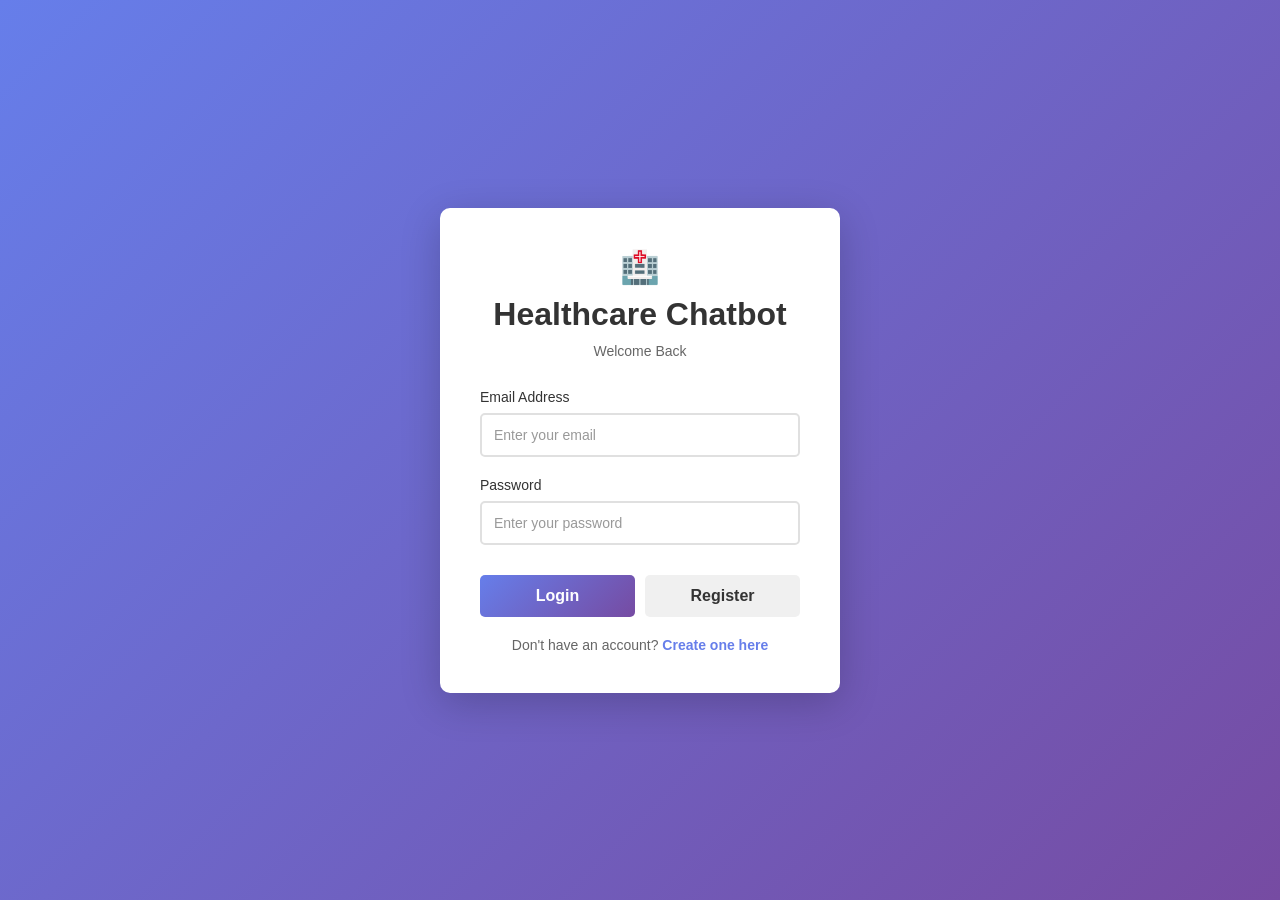
<file: templates/login.html>
<!DOCTYPE html>
<html lang="en">
<head>
    <meta charset="UTF-8">
    <meta name="viewport" content="width=device-width, initial-scale=1.0">
    <title>Healthcare Chatbot - Login</title>
    <style>
        * {
            margin: 0;
            padding: 0;
            box-sizing: border-box;
        }

        body {
            font-family: 'Segoe UI', Tahoma, Geneva, Verdana, sans-serif;
            background: linear-gradient(135deg, #667eea 0%, #764ba2 100%);
            min-height: 100vh;
            display: flex;
            justify-content: center;
            align-items: center;
            padding: 20px;
        }

        .container {
            background: white;
            border-radius: 10px;
            box-shadow: 0 10px 40px rgba(0, 0, 0, 0.2);
            width: 100%;
            max-width: 400px;
            padding: 40px;
        }

        .header {
            text-align: center;
            margin-bottom: 30px;
        }

        .header h1 {
            color: #333;
            font-size: 32px;
            margin-bottom: 10px;
        }

        .header p {
            color: #666;
            font-size: 14px;
        }

        .form-group {
            margin-bottom: 20px;
        }

        label {
            display: block;
            margin-bottom: 8px;
            color: #333;
            font-weight: 500;
            font-size: 14px;
        }

        input[type="email"],
        input[type="password"] {
            width: 100%;
            padding: 12px;
            border: 2px solid #e0e0e0;
            border-radius: 5px;
            font-size: 14px;
            transition: border-color 0.3s;
            font-family: 'Segoe UI', Tahoma, Geneva, Verdana, sans-serif;
        }

        input[type="email"]:focus,
        input[type="password"]:focus {
            outline: none;
            border-color: #667eea;
            background-color: #f8f9ff;
        }

        .form-group input::placeholder {
            color: #999;
        }

        .button-group {
            display: flex;
            gap: 10px;
            margin-top: 30px;
        }

        button {
            flex: 1;
            padding: 12px;
            border: none;
            border-radius: 5px;
            font-size: 16px;
            font-weight: 600;
            cursor: pointer;
            transition: all 0.3s ease;
        }

        .btn-login {
            background: linear-gradient(135deg, #667eea 0%, #764ba2 100%);
            color: white;
        }

        .btn-login:hover {
            transform: translateY(-2px);
            box-shadow: 0 5px 20px rgba(102, 126, 234, 0.4);
        }

        .btn-register {
            background: #f0f0f0;
            color: #333;
        }

        .btn-register:hover {
            background: #e0e0e0;
            transform: translateY(-2px);
        }

        .error-message {
            display: none;
            background: #f8d7da;
            color: #721c24;
            padding: 12px;
            border-radius: 5px;
            margin-bottom: 20px;
            border: 1px solid #f5c6cb;
            font-size: 14px;
        }

        .success-message {
            display: none;
            background: #d4edda;
            color: #155724;
            padding: 12px;
            border-radius: 5px;
            margin-bottom: 20px;
            border: 1px solid #c3e6cb;
            font-size: 14px;
        }

        .loading {
            display: none;
            text-align: center;
            color: #667eea;
            font-size: 14px;
        }

        .spinner {
            border: 3px solid #f3f3f3;
            border-top: 3px solid #667eea;
            border-radius: 50%;
            width: 20px;
            height: 20px;
            animation: spin 1s linear infinite;
            margin: 10px auto;
        }

        @keyframes spin {
            0% { transform: rotate(0deg); }
            100% { transform: rotate(360deg); }
        }

        .divider {
            text-align: center;
            margin: 20px 0;
            color: #999;
            font-size: 14px;
        }

        .divider::before,
        .divider::after {
            content: '';
            display: inline-block;
            width: 45%;
            height: 1px;
            background: #e0e0e0;
            vertical-align: middle;
        }

        .divider::before {
            margin-right: 10px;
        }

        .divider::after {
            margin-left: 10px;
        }

        .register-link {
            text-align: center;
            margin-top: 20px;
            font-size: 14px;
            color: #666;
        }

        .register-link a {
            color: #667eea;
            text-decoration: none;
            font-weight: 600;
        }

        .register-link a:hover {
            text-decoration: underline;
        }
    </style>
</head>
<body>
    <div class="container">
        <div class="header">
            <h1>🏥</h1>
            <h1>Healthcare Chatbot</h1>
            <p>Welcome Back</p>
        </div>

        <div id="errorMessage" class="error-message"></div>
        <div id="successMessage" class="success-message"></div>

        <form id="loginForm" onsubmit="handleLogin(event)">
            <div class="form-group">
                <label for="email">Email Address</label>
                <input 
                    type="email" 
                    id="email" 
                    placeholder="Enter your email"
                    required
                >
            </div>

            <div class="form-group">
                <label for="password">Password</label>
                <input 
                    type="password" 
                    id="password" 
                    placeholder="Enter your password"
                    required
                >
            </div>

            <div class="loading" id="loading">
                <div class="spinner"></div>
                <p>Logging in...</p>
            </div>

            <div class="button-group">
                <button type="submit" class="btn-login">Login</button>
                <button type="button" class="btn-register" onclick="goToRegister()">Register</button>
            </div>
        </form>

        <div class="register-link">
            Don't have an account? <a href="/register">Create one here</a>
        </div>
    </div>

    <script>
        function handleLogin(event) {
            event.preventDefault();
            const email = document.getElementById('email').value.trim();
            const password = document.getElementById('password').value.trim();
            const errorMsg = document.getElementById('errorMessage');
            const successMsg = document.getElementById('successMessage');
            const loading = document.getElementById('loading');
            const loginForm = document.getElementById('loginForm');

            // Clear messages
            errorMsg.style.display = 'none';
            successMsg.style.display = 'none';
            errorMsg.textContent = '';
            successMsg.textContent = '';

            // Validation
            if (!email || !password) {
                errorMsg.textContent = 'Please enter both email and password';
                errorMsg.style.display = 'block';
                return;
            }

            // Show loading
            loading.style.display = 'block';
            loginForm.style.display = 'none';

            // Send login request
            fetch('/login', {
                method: 'POST',
                headers: {
                    'Content-Type': 'application/json'
                },
                body: JSON.stringify({
                    email: email,
                    password: password
                })
            })
            .then(response => response.json())
            .then(data => {
                if (data.success) {
                    successMsg.textContent = data.message;
                    successMsg.style.display = 'block';
                    setTimeout(() => {
                        window.location.href = data.redirect;
                    }, 1500);
                } else {
                    errorMsg.textContent = data.message || 'Login failed';
                    errorMsg.style.display = 'block';
                    loading.style.display = 'none';
                    loginForm.style.display = 'block';
                }
            })
            .catch(error => {
                errorMsg.textContent = 'An error occurred. Please try again.';
                errorMsg.style.display = 'block';
                loading.style.display = 'none';
                loginForm.style.display = 'block';
            });
        }

        function goToRegister() {
            window.location.href = '/register';
        }

        // Allow Enter key to submit
        document.getElementById('password').addEventListener('keydown', function(event) {
            if (event.key === 'Enter') {
                handleLogin(event);
            }
        });
    </script>
</body>
</html>
</file>
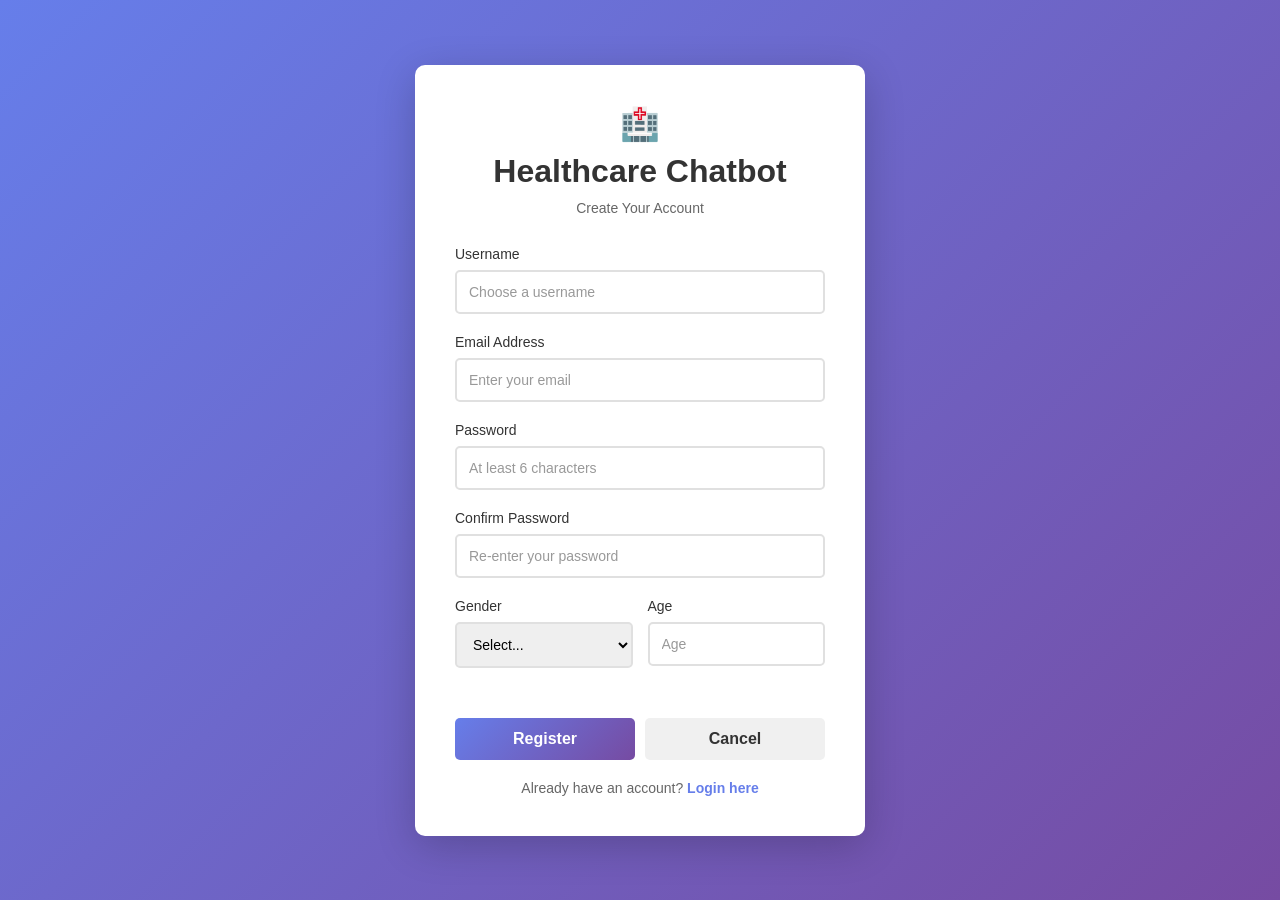
<file: templates/register.html>
<!DOCTYPE html>
<html lang="en">
<head>
    <meta charset="UTF-8">
    <meta name="viewport" content="width=device-width, initial-scale=1.0">
    <title>Healthcare Chatbot - Register</title>
    <style>
        * {
            margin: 0;
            padding: 0;
            box-sizing: border-box;
        }

        body {
            font-family: 'Segoe UI', Tahoma, Geneva, Verdana, sans-serif;
            background: linear-gradient(135deg, #667eea 0%, #764ba2 100%);
            min-height: 100vh;
            display: flex;
            justify-content: center;
            align-items: center;
            padding: 20px;
        }

        .container {
            background: white;
            border-radius: 10px;
            box-shadow: 0 10px 40px rgba(0, 0, 0, 0.2);
            width: 100%;
            max-width: 450px;
            padding: 40px;
        }

        .header {
            text-align: center;
            margin-bottom: 30px;
        }

        .header h1 {
            color: #333;
            font-size: 32px;
            margin-bottom: 10px;
        }

        .header p {
            color: #666;
            font-size: 14px;
        }

        .form-row {
            display: grid;
            grid-template-columns: 1fr 1fr;
            gap: 15px;
        }

        .form-row.full {
            grid-template-columns: 1fr;
        }

        .form-group {
            margin-bottom: 20px;
        }

        label {
            display: block;
            margin-bottom: 8px;
            color: #333;
            font-weight: 500;
            font-size: 14px;
        }

        input[type="text"],
        input[type="email"],
        input[type="password"],
        input[type="number"],
        select {
            width: 100%;
            padding: 12px;
            border: 2px solid #e0e0e0;
            border-radius: 5px;
            font-size: 14px;
            transition: border-color 0.3s;
            font-family: 'Segoe UI', Tahoma, Geneva, Verdana, sans-serif;
        }

        input[type="text"]:focus,
        input[type="email"]:focus,
        input[type="password"]:focus,
        input[type="number"]:focus,
        select:focus {
            outline: none;
            border-color: #667eea;
            background-color: #f8f9ff;
        }

        input::placeholder {
            color: #999;
        }

        .button-group {
            display: flex;
            gap: 10px;
            margin-top: 30px;
        }

        button {
            flex: 1;
            padding: 12px;
            border: none;
            border-radius: 5px;
            font-size: 16px;
            font-weight: 600;
            cursor: pointer;
            transition: all 0.3s ease;
        }

        .btn-register {
            background: linear-gradient(135deg, #667eea 0%, #764ba2 100%);
            color: white;
        }

        .btn-register:hover {
            transform: translateY(-2px);
            box-shadow: 0 5px 20px rgba(102, 126, 234, 0.4);
        }

        .btn-cancel {
            background: #f0f0f0;
            color: #333;
        }

        .btn-cancel:hover {
            background: #e0e0e0;
            transform: translateY(-2px);
        }

        .error-message {
            display: none;
            background: #f8d7da;
            color: #721c24;
            padding: 12px;
            border-radius: 5px;
            margin-bottom: 20px;
            border: 1px solid #f5c6cb;
            font-size: 14px;
        }

        .success-message {
            display: none;
            background: #d4edda;
            color: #155724;
            padding: 12px;
            border-radius: 5px;
            margin-bottom: 20px;
            border: 1px solid #c3e6cb;
            font-size: 14px;
        }

        .loading {
            display: none;
            text-align: center;
            color: #667eea;
            font-size: 14px;
        }

        .spinner {
            border: 3px solid #f3f3f3;
            border-top: 3px solid #667eea;
            border-radius: 50%;
            width: 20px;
            height: 20px;
            animation: spin 1s linear infinite;
            margin: 10px auto;
        }

        @keyframes spin {
            0% { transform: rotate(0deg); }
            100% { transform: rotate(360deg); }
        }

        .login-link {
            text-align: center;
            margin-top: 20px;
            font-size: 14px;
            color: #666;
        }

        .login-link a {
            color: #667eea;
            text-decoration: none;
            font-weight: 600;
        }

        .login-link a:hover {
            text-decoration: underline;
        }

        .password-strength {
            margin-top: 8px;
            font-size: 12px;
            display: none;
        }

        .strength-meter {
            height: 4px;
            background: #e0e0e0;
            border-radius: 2px;
            margin-top: 4px;
            overflow: hidden;
        }

        .strength-bar {
            height: 100%;
            width: 0;
            background: #dc3545;
            transition: width 0.3s;
        }

        .strength-weak { background: #dc3545 !important; }
        .strength-fair { background: #ffc107 !important; }
        .strength-good { background: #17a2b8 !important; }
        .strength-strong { background: #28a745 !important; }
    </style>
</head>
<body>
    <div class="container">
        <div class="header">
            <h1>🏥</h1>
            <h1>Healthcare Chatbot</h1>
            <p>Create Your Account</p>
        </div>

        <div id="errorMessage" class="error-message"></div>
        <div id="successMessage" class="success-message"></div>

        <form id="registerForm" onsubmit="handleRegister(event)">
            <div class="form-row full">
                <div class="form-group">
                    <label for="username">Username</label>
                    <input 
                        type="text" 
                        id="username" 
                        placeholder="Choose a username"
                        required
                    >
                </div>
            </div>

            <div class="form-row full">
                <div class="form-group">
                    <label for="email">Email Address</label>
                    <input 
                        type="email" 
                        id="email" 
                        placeholder="Enter your email"
                        required
                    >
                </div>
            </div>

            <div class="form-row full">
                <div class="form-group">
                    <label for="password">Password</label>
                    <input 
                        type="password" 
                        id="password" 
                        placeholder="At least 6 characters"
                        required
                        onkeyup="checkPasswordStrength()"
                    >
                    <div class="password-strength" id="passwordStrength">
                        <div class="strength-meter">
                            <div class="strength-bar" id="strengthBar"></div>
                        </div>
                        <span id="strengthText">Weak password</span>
                    </div>
                </div>
            </div>

            <div class="form-row full">
                <div class="form-group">
                    <label for="confirmPassword">Confirm Password</label>
                    <input 
                        type="password" 
                        id="confirmPassword" 
                        placeholder="Re-enter your password"
                        required
                    >
                </div>
            </div>

            <div class="form-row">
                <div class="form-group">
                    <label for="gender">Gender</label>
                    <select id="gender">
                        <option value="">Select...</option>
                        <option value="Male">Male</option>
                        <option value="Female">Female</option>
                        <option value="Other">Other</option>
                        <option value="Prefer not to say">Prefer not to say</option>
                    </select>
                </div>

                <div class="form-group">
                    <label for="age">Age</label>
                    <input 
                        type="number" 
                        id="age" 
                        placeholder="Age"
                        min="1"
                        max="150"
                    >
                </div>
            </div>

            <div class="loading" id="loading">
                <div class="spinner"></div>
                <p>Creating account...</p>
            </div>

            <div class="button-group">
                <button type="submit" class="btn-register">Register</button>
                <button type="button" class="btn-cancel" onclick="goToLogin()">Cancel</button>
            </div>
        </form>

        <div class="login-link">
            Already have an account? <a href="/login">Login here</a>
        </div>
    </div>

    <script>
        function checkPasswordStrength() {
            const password = document.getElementById('password').value;
            const strengthBar = document.getElementById('strengthBar');
            const strengthText = document.getElementById('strengthText');
            const strengthDiv = document.getElementById('passwordStrength');

            if (password.length === 0) {
                strengthDiv.style.display = 'none';
                return;
            }

            strengthDiv.style.display = 'block';

            let strength = 0;
            if (password.length >= 6) strength++;
            if (password.length >= 10) strength++;
            if (/[a-z]/.test(password) && /[A-Z]/.test(password)) strength++;
            if (/\d/.test(password)) strength++;
            if (/[^a-zA-Z\d]/.test(password)) strength++;

            let text, className;
            if (strength < 2) {
                text = 'Weak password';
                className = 'strength-weak';
                strengthBar.style.width = '25%';
            } else if (strength < 3) {
                text = 'Fair password';
                className = 'strength-fair';
                strengthBar.style.width = '50%';
            } else if (strength < 4) {
                text = 'Good password';
                className = 'strength-good';
                strengthBar.style.width = '75%';
            } else {
                text = 'Strong password';
                className = 'strength-strong';
                strengthBar.style.width = '100%';
            }

            strengthBar.className = 'strength-bar ' + className;
            strengthText.textContent = text;
        }

        function handleRegister(event) {
            event.preventDefault();
            const username = document.getElementById('username').value.trim();
            const email = document.getElementById('email').value.trim();
            const password = document.getElementById('password').value;
            const confirmPassword = document.getElementById('confirmPassword').value;
            const gender = document.getElementById('gender').value.trim();
            const age = document.getElementById('age').value;

            const errorMsg = document.getElementById('errorMessage');
            const successMsg = document.getElementById('successMessage');
            const loading = document.getElementById('loading');
            const form = document.getElementById('registerForm');

            // Clear messages
            errorMsg.style.display = 'none';
            successMsg.style.display = 'none';
            errorMsg.textContent = '';
            successMsg.textContent = '';

            // Validation
            if (!username || !email || !password || !confirmPassword) {
                errorMsg.textContent = 'Please fill in all required fields';
                errorMsg.style.display = 'block';
                return;
            }

            if (password.length < 6) {
                errorMsg.textContent = 'Password must be at least 6 characters';
                errorMsg.style.display = 'block';
                return;
            }

            if (password !== confirmPassword) {
                errorMsg.textContent = 'Passwords do not match';
                errorMsg.style.display = 'block';
                return;
            }

            if (age && (age < 1 || age > 150)) {
                errorMsg.textContent = 'Please enter a valid age';
                errorMsg.style.display = 'block';
                return;
            }

            // Show loading
            loading.style.display = 'block';
            form.style.display = 'none';

            // Send registration request
            fetch('/register', {
                method: 'POST',
                headers: {
                    'Content-Type': 'application/json'
                },
                body: JSON.stringify({
                    username: username,
                    email: email,
                    password: password,
                    confirm_password: confirmPassword,
                    gender: gender,
                    age: age
                })
            })
            .then(response => response.json())
            .then(data => {
                if (data.success) {
                    successMsg.textContent = data.message;
                    successMsg.style.display = 'block';
                    setTimeout(() => {
                        window.location.href = data.redirect;
                    }, 1500);
                } else {
                    errorMsg.textContent = data.message || 'Registration failed';
                    errorMsg.style.display = 'block';
                    loading.style.display = 'none';
                    form.style.display = 'block';
                }
            })
            .catch(error => {
                errorMsg.textContent = 'An error occurred. Please try again.';
                errorMsg.style.display = 'block';
                loading.style.display = 'none';
                form.style.display = 'block';
            });
        }

        function goToLogin() {
            window.location.href = '/login';
        }
    </script>
</body>
</html>
</file>
